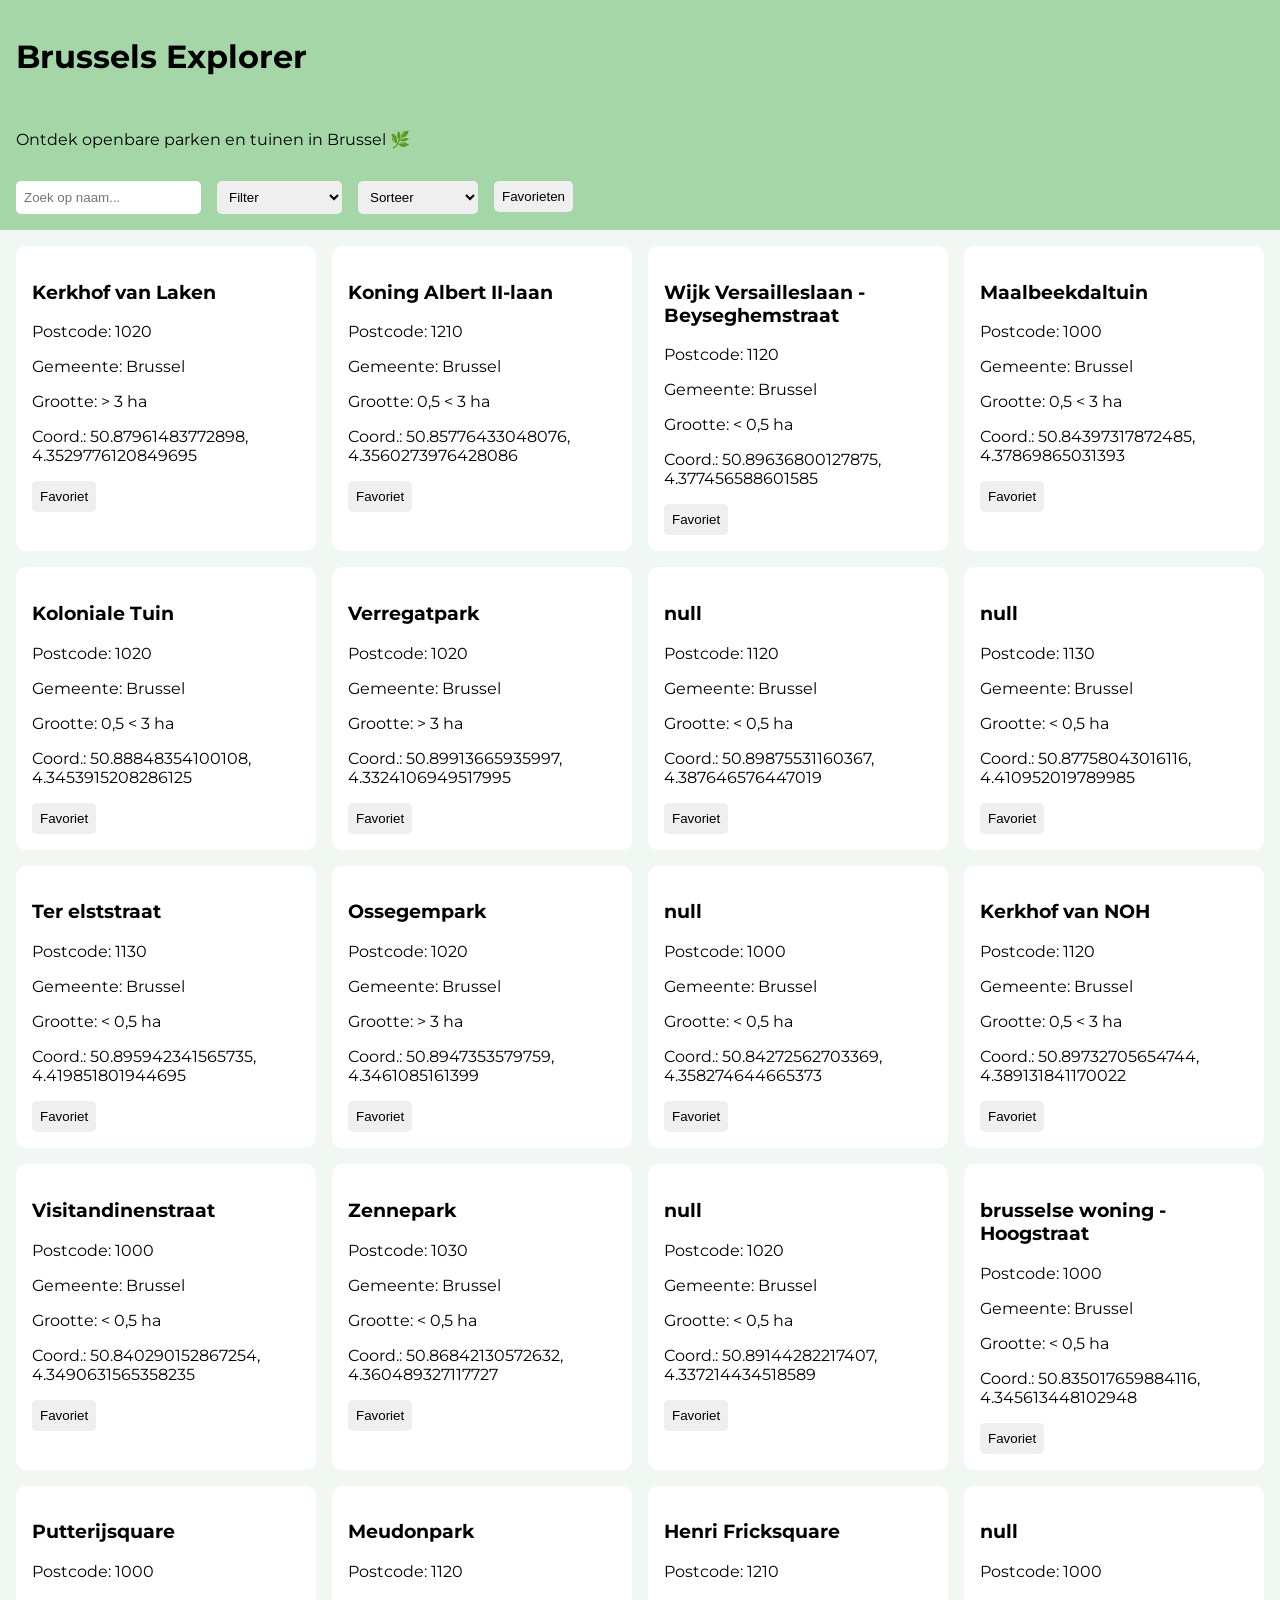
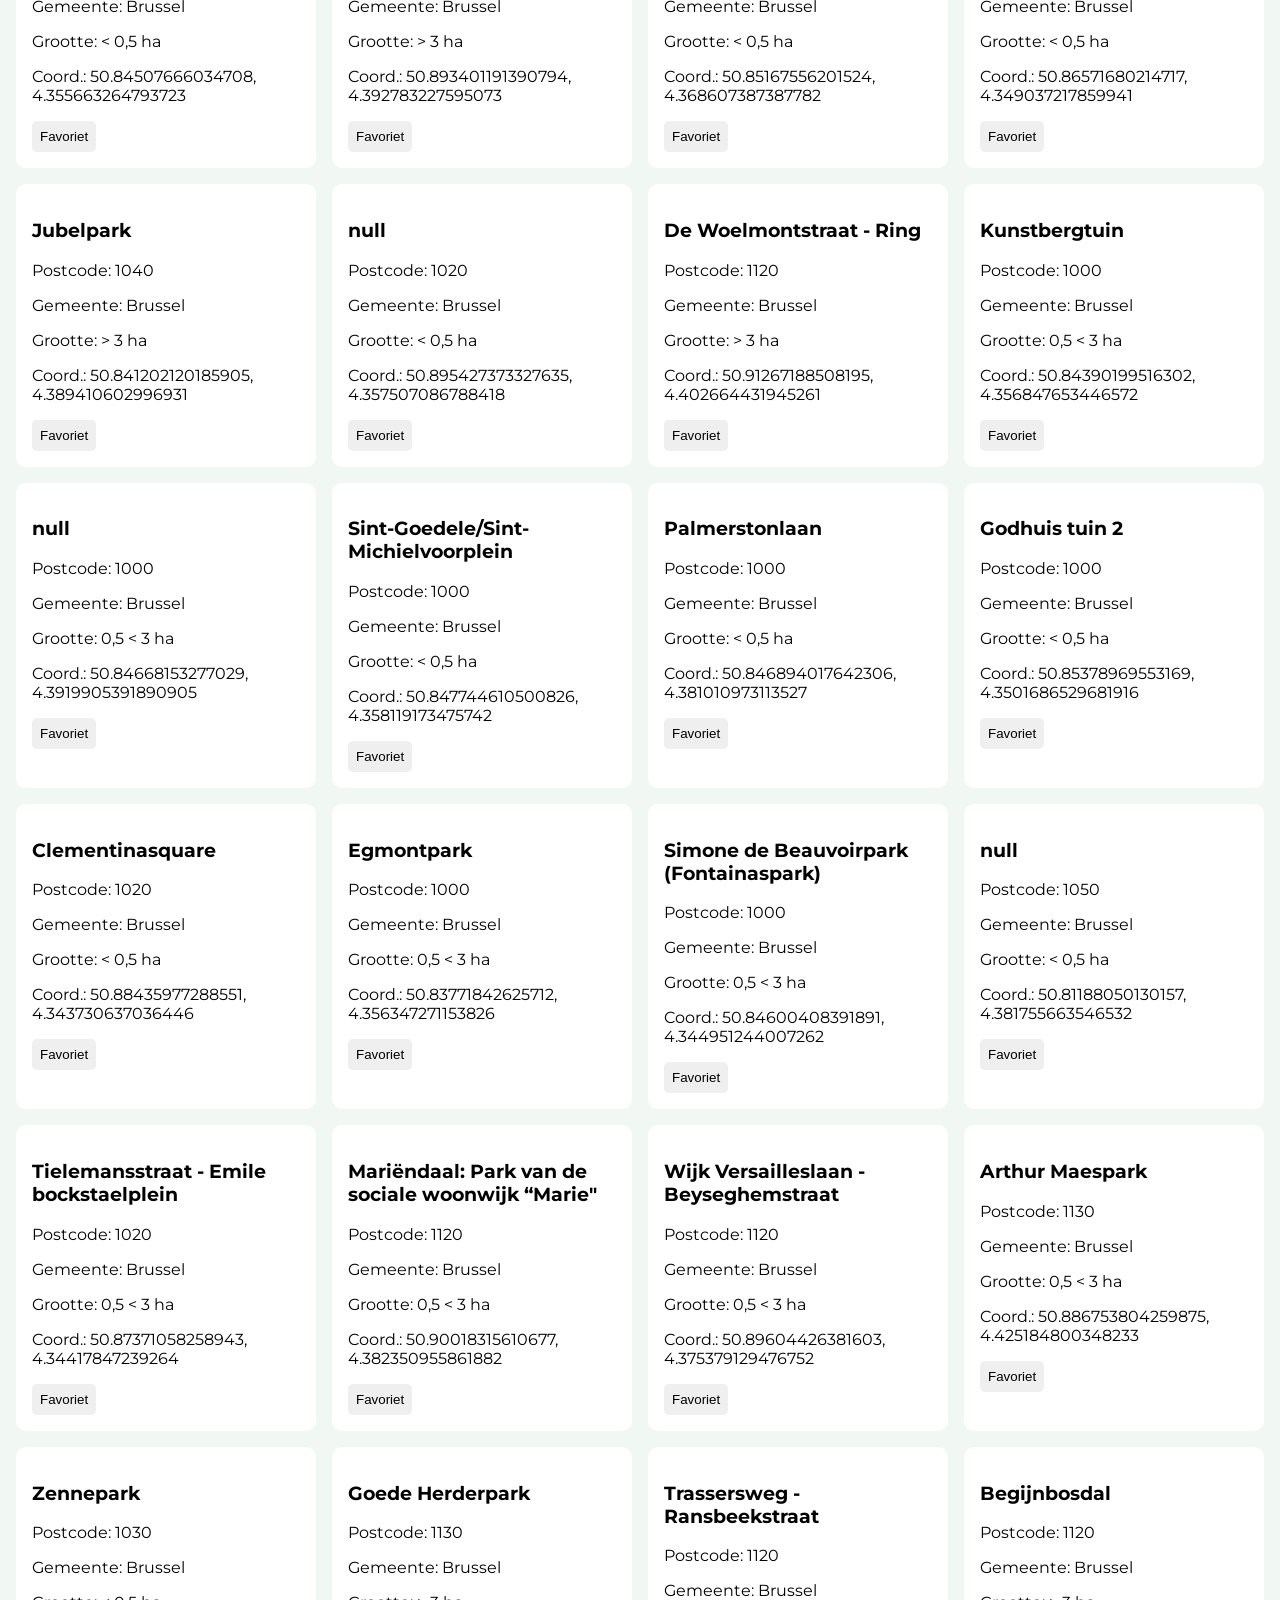
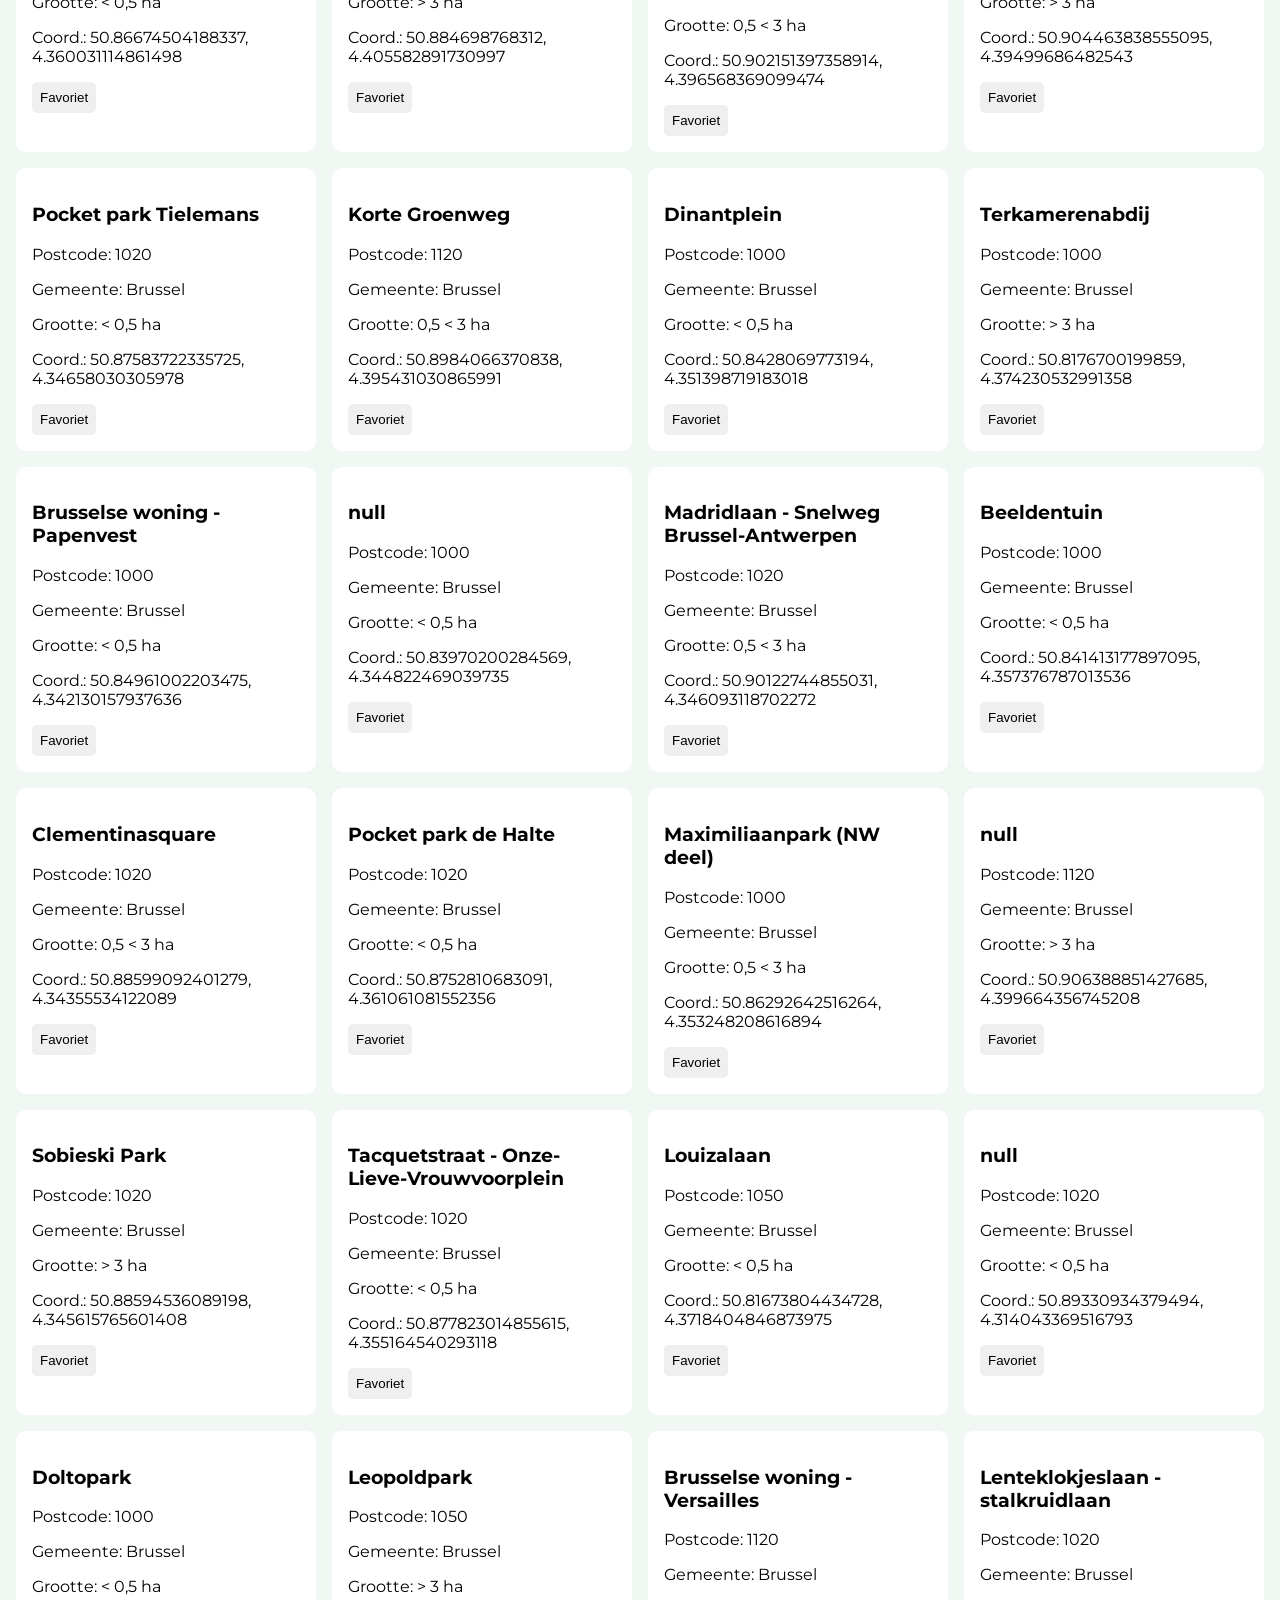
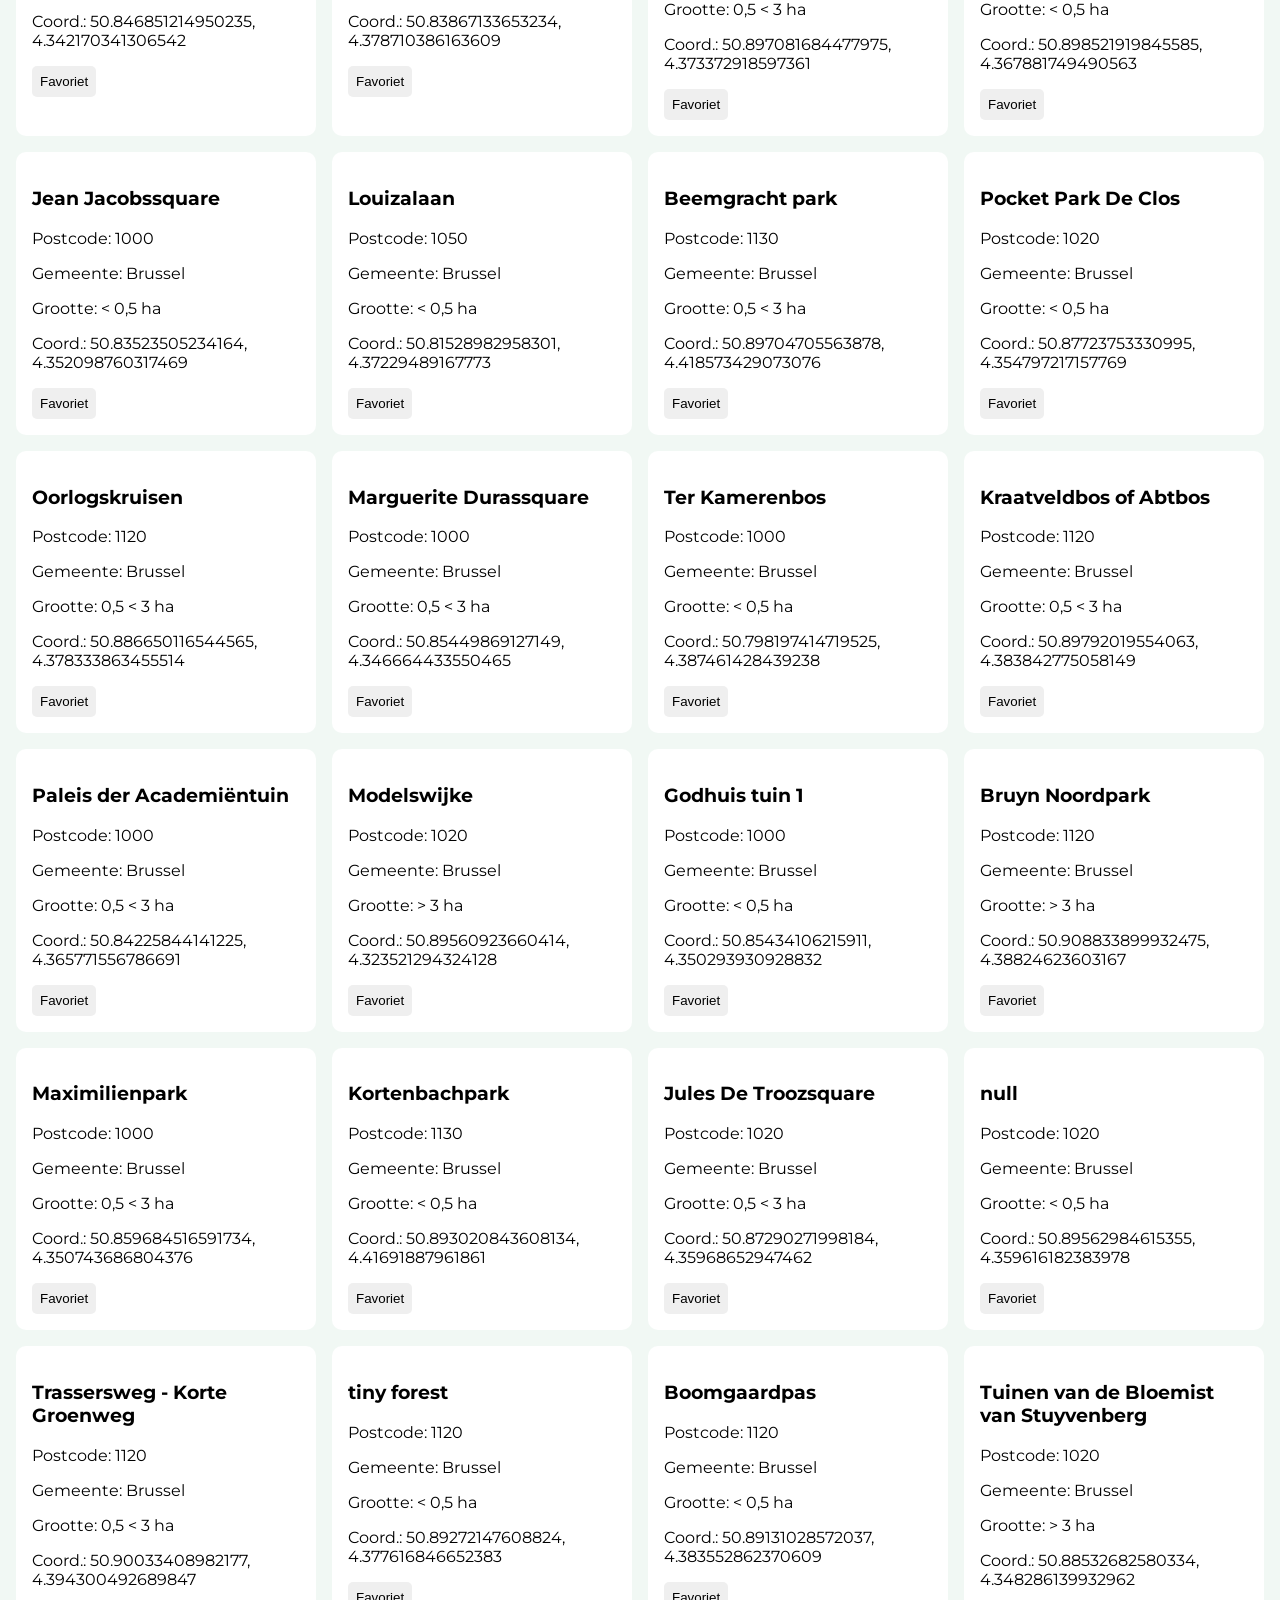
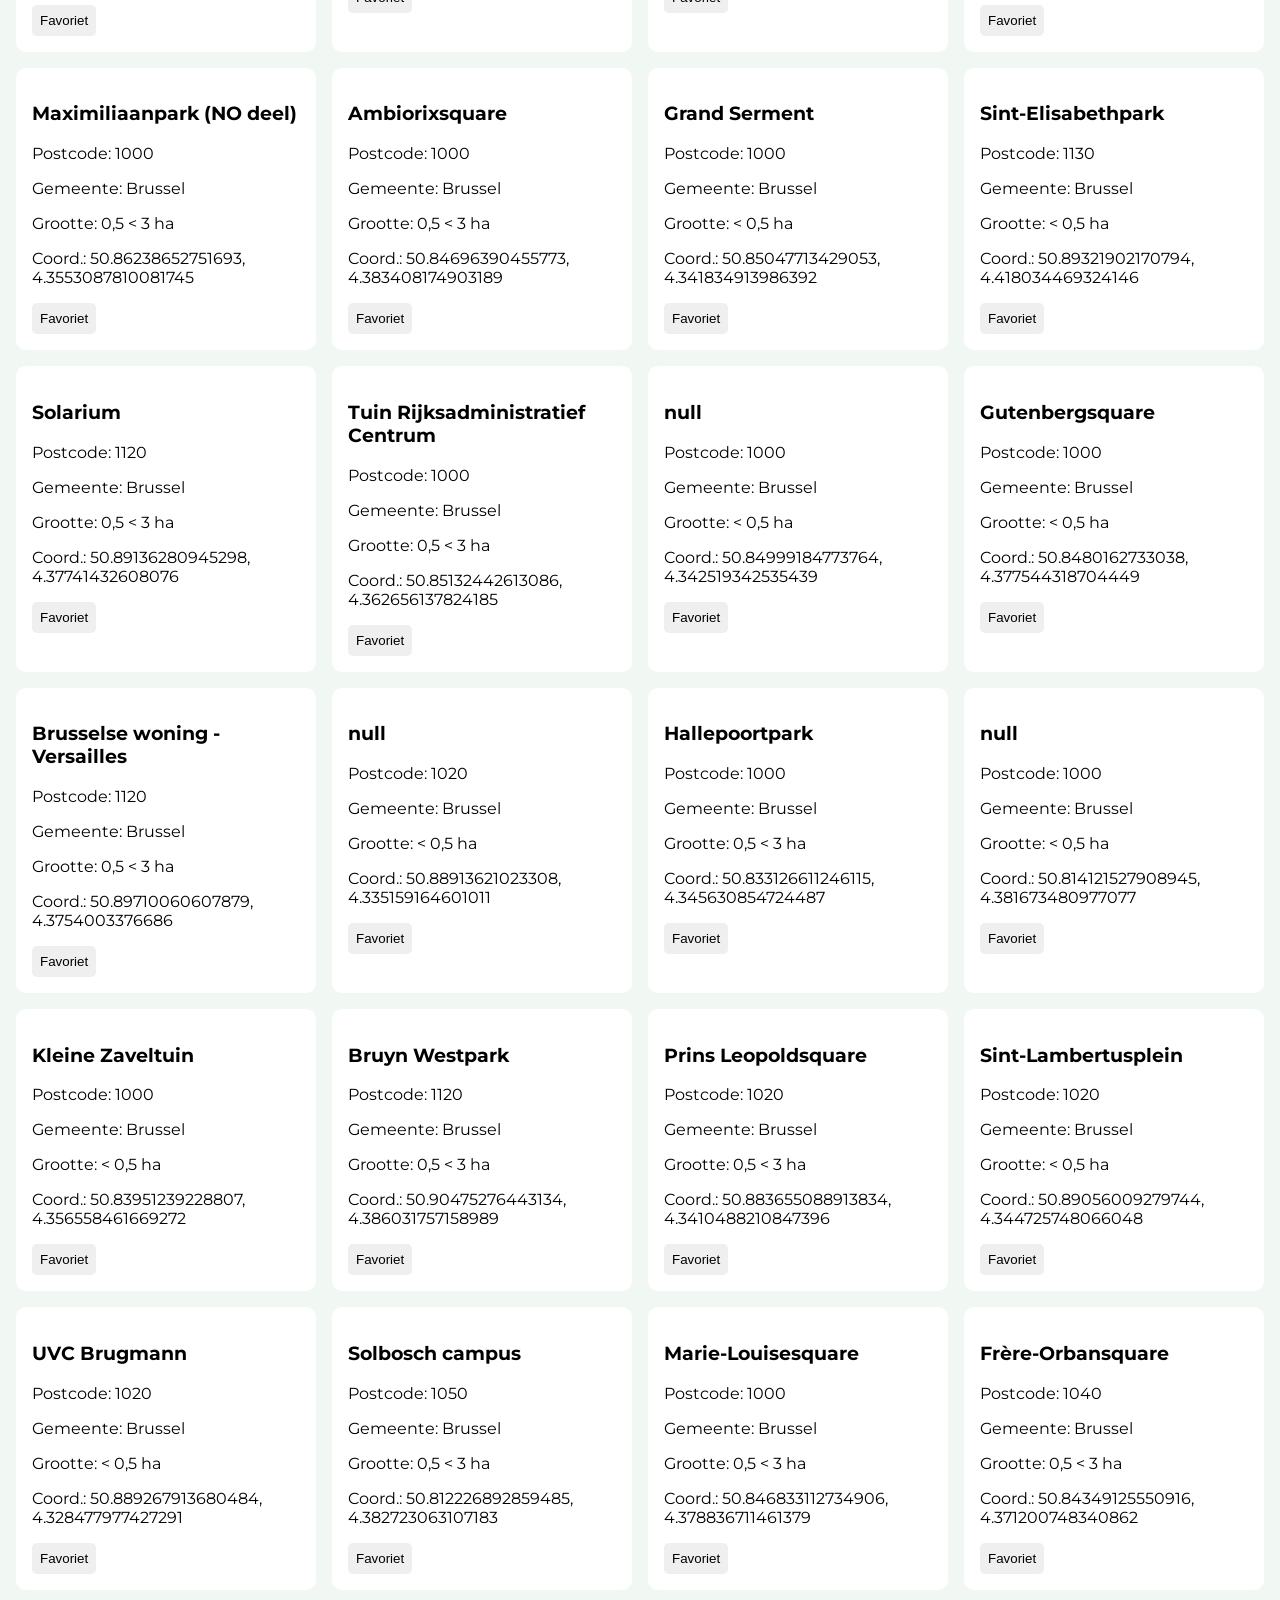
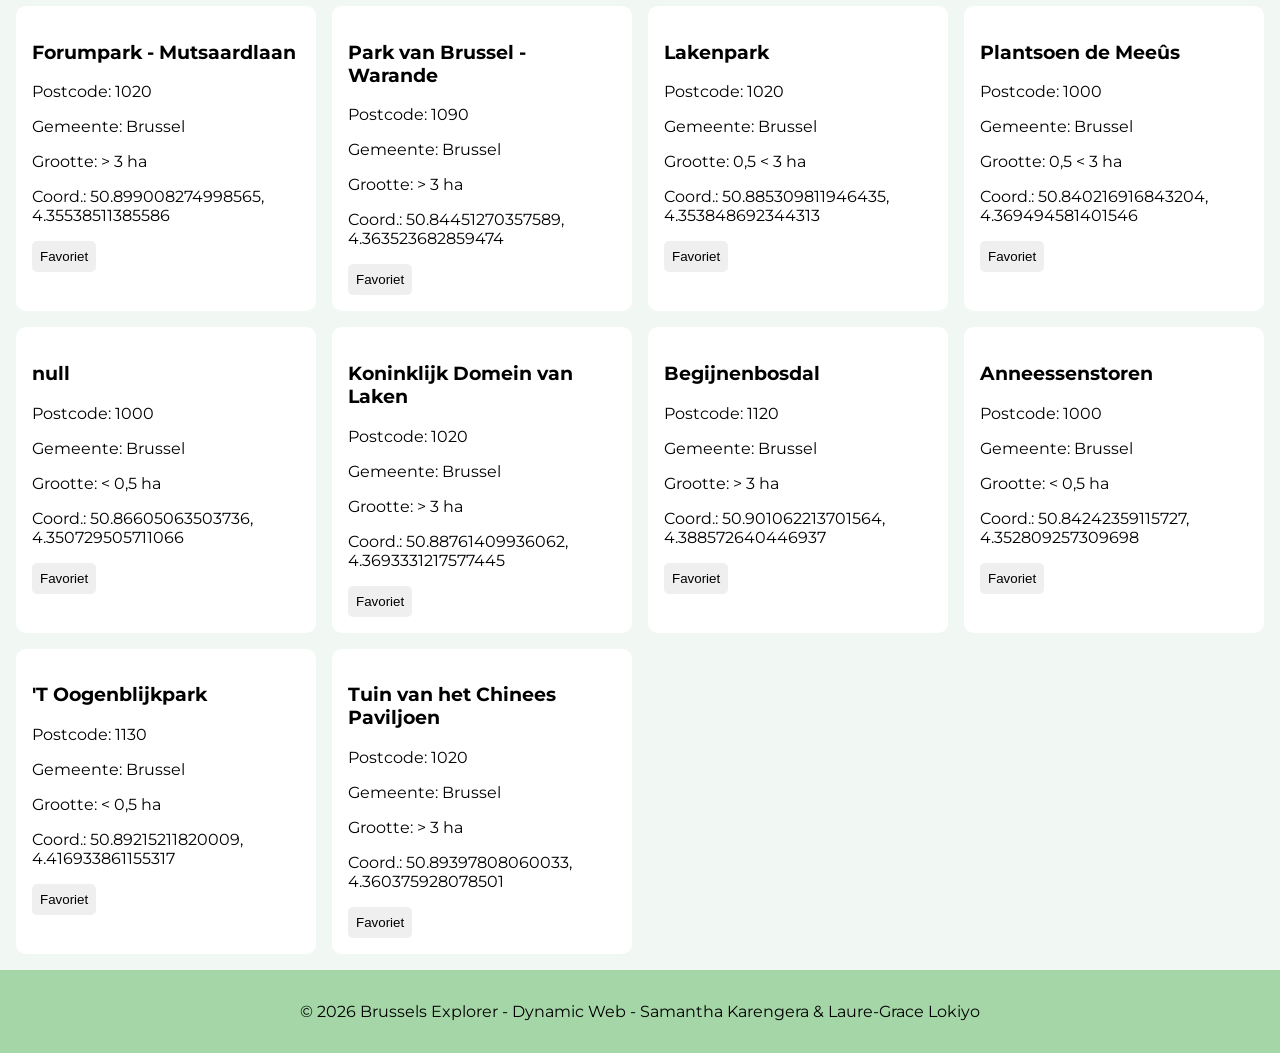
<file: index.html>
<!DOCTYPE html> 
<html lang="nl"> 

<head>
    <meta charset="UTF-8"> 
    <meta name="viewport" content="width=device-width, initial-scale=1.0"> 
    <title>Brussels Explorer</title>
    <link href="https://fonts.googleapis.com/css2?family=Montserrat&display=swap" rel="stylesheet">

    <link rel="stylesheet" href="style.css"> 
</head>

<body>

<header>
    <h1>Brussels Explorer</h1> 

    <p class="subtitle">Ontdek openbare parken en tuinen in Brussel 🌿</p>


    <!-- zoeken -->
    <input type="text" id="zoekInput" placeholder="Zoek op naam...">

    <!-- filter -->
    <select id="filterOpties">
        <option value="alles">Filter</option>
    </select>

    <!-- sorteren -->
    <select id="sorteerOpties">
        <option value="none">Sorteer</option>
        <option value="alfabet">Alfabetisch</option>
        <option value="klein">Klein → Groot</option>
        <option value="groot">Groot → Klein</option>
    </select>

     <!-- knop naar favorieten pagina -->
    <a href="favorieten.html">
        <button>Favorieten</button>
    </a>

</header>

<main>
    <section id="kaartenContainer"></section> <!--grid -->
</main>

<footer>
    <p>&copy; 2026 Brussels Explorer - Dynamic Web - Samantha Karengera & Laure-Grace Lokiyo</p>
</footer>

<script src="script.js"></script> 
</body>
</html>

<!-- dingen nog aan te passen :
        ipv alle locaties, mss gewoon een knop 'favorieten' DONE
        foto opties verwijderen voor cleaner te houden DONE
        gebruikte bronnen ai chatlog
        screenshot DONE
        installatiehandleiding ????
        mss nog andere visuele weergave zoals kaart
        -->
</file>
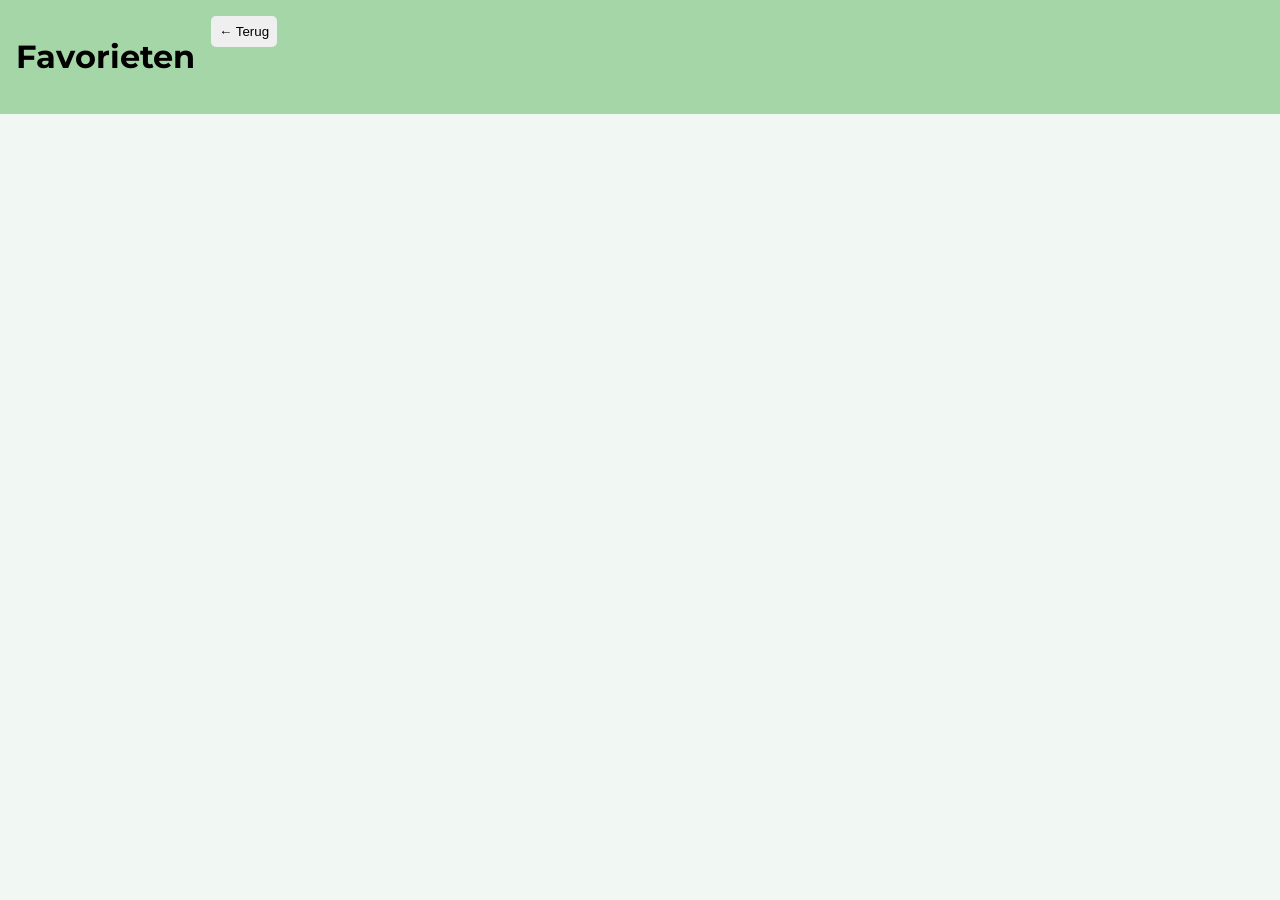
<file: favorieten.html>
<!DOCTYPE html>
<html lang="nl">

<head>
    <meta charset="UTF-8">
    <title>Favorieten</title>
    <link href="https://fonts.googleapis.com/css2?family=Montserrat&display=swap" rel="stylesheet">
    <link rel="stylesheet" href="style.css">
</head>

<body>

<header>
    <h1>Favorieten</h1>

    <!-- terug naar home -->
    <a href="index.html">
        <button>← Terug</button>
    </a>
</header>

<main>
    <section id="favorietenContainer"></section> <!-- lijst  -->
</main>

<script src="favorieten.js"></script>
</body>
</html>
</file>
<file: style.css>
body {
    font-family: 'Montserrat', sans-serif; 
    margin: 0;
    background: #f1f8f4; 
}

header {
    background: #a5d6a7;
    padding: 1rem;
    display: flex;
    flex-wrap: wrap;
    gap: 1rem;
}

.subtitle {
    width: 100%;
}

input, select, button {
    padding: 0.5rem;
    border-radius: 5px;
    border: none;
}

/* lijst layout */
#kaartenContainer {
    display: grid;
    grid-template-columns: repeat(auto-fit, minmax(250px, 1fr)); /* responsive */
    gap: 1rem;
    padding: 1rem;
}

/* kaart*/
.kaart {
    background: white;
    padding: 1rem;
    border-radius: 10px;
}

/* favorieten lijst */
#favorietenContainer {
    padding: 1rem;
}

.favItem {
    display: flex;
    justify-content: space-between;
    background: white;
    margin-bottom: 5px;
    padding: 0.5rem;
}

footer {
    text-align: center;
    padding: 1rem;
    background: #a5d6a7;
}
</file>
